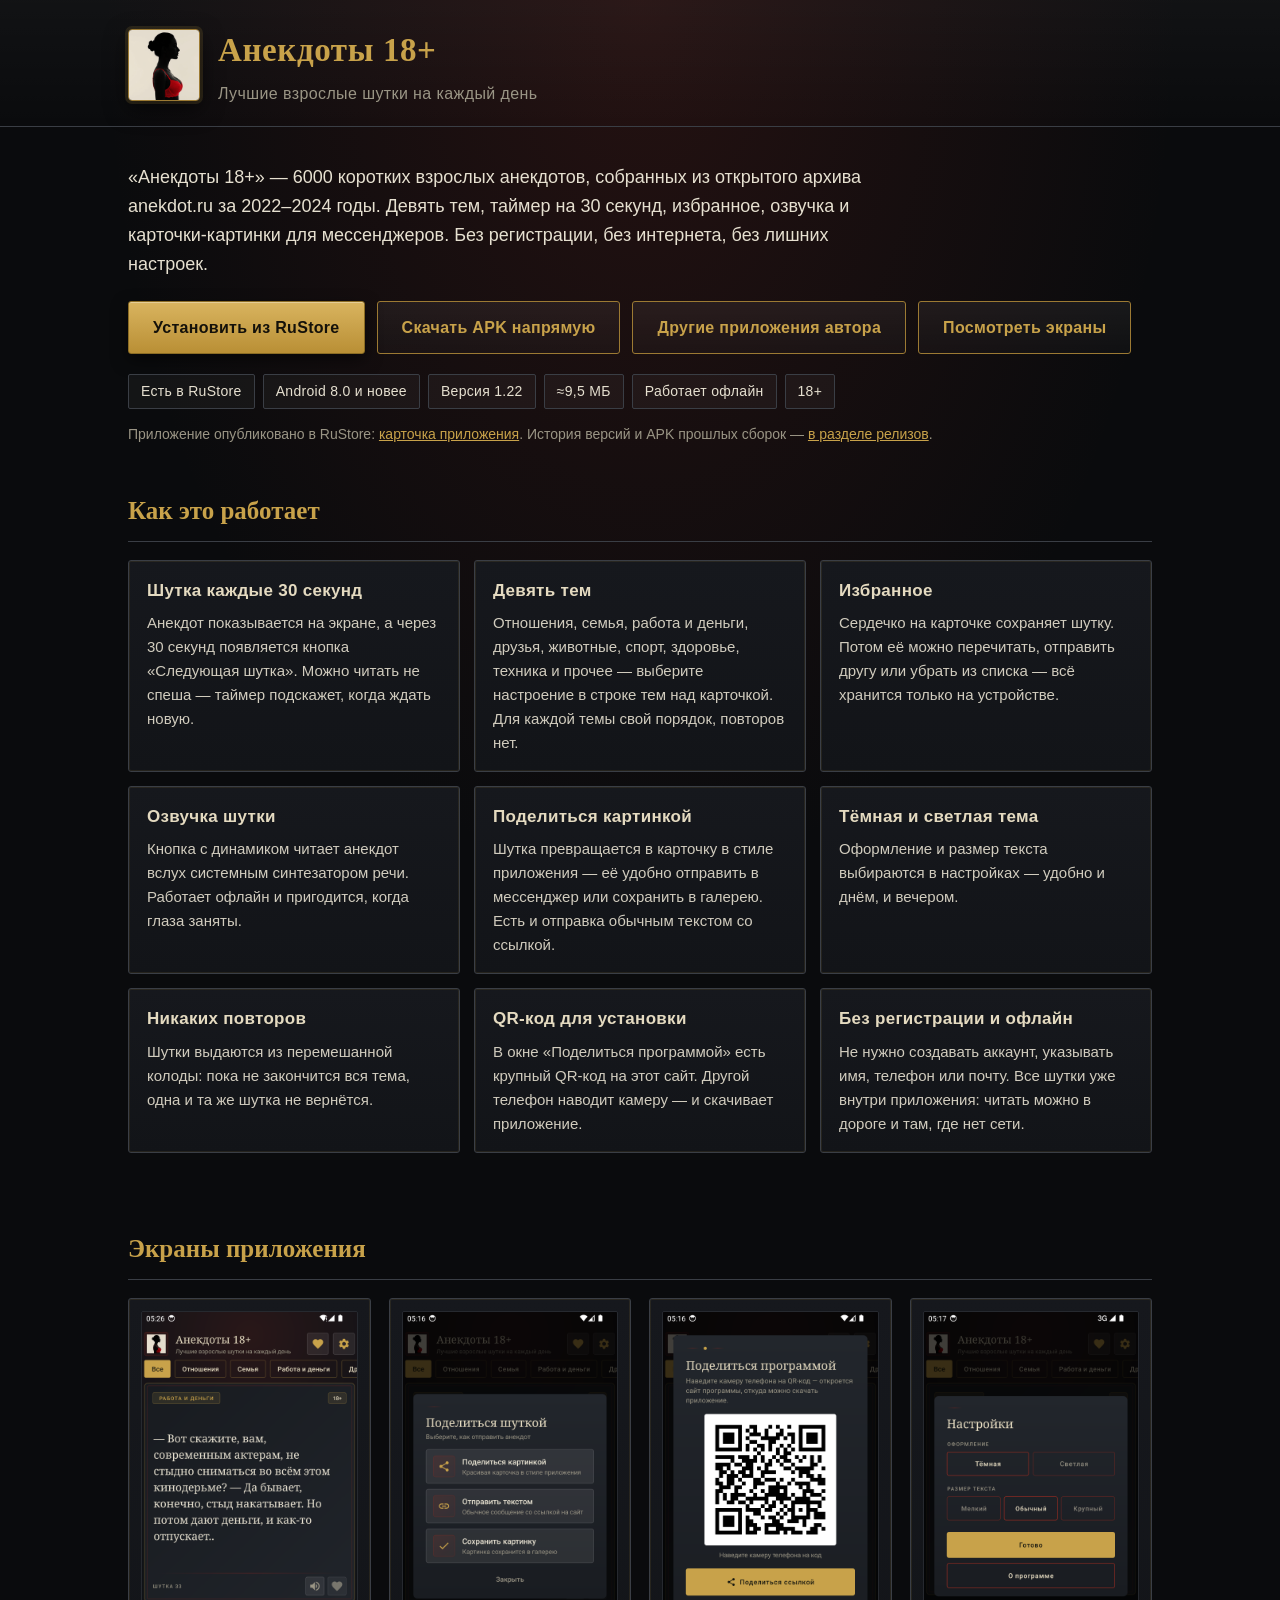
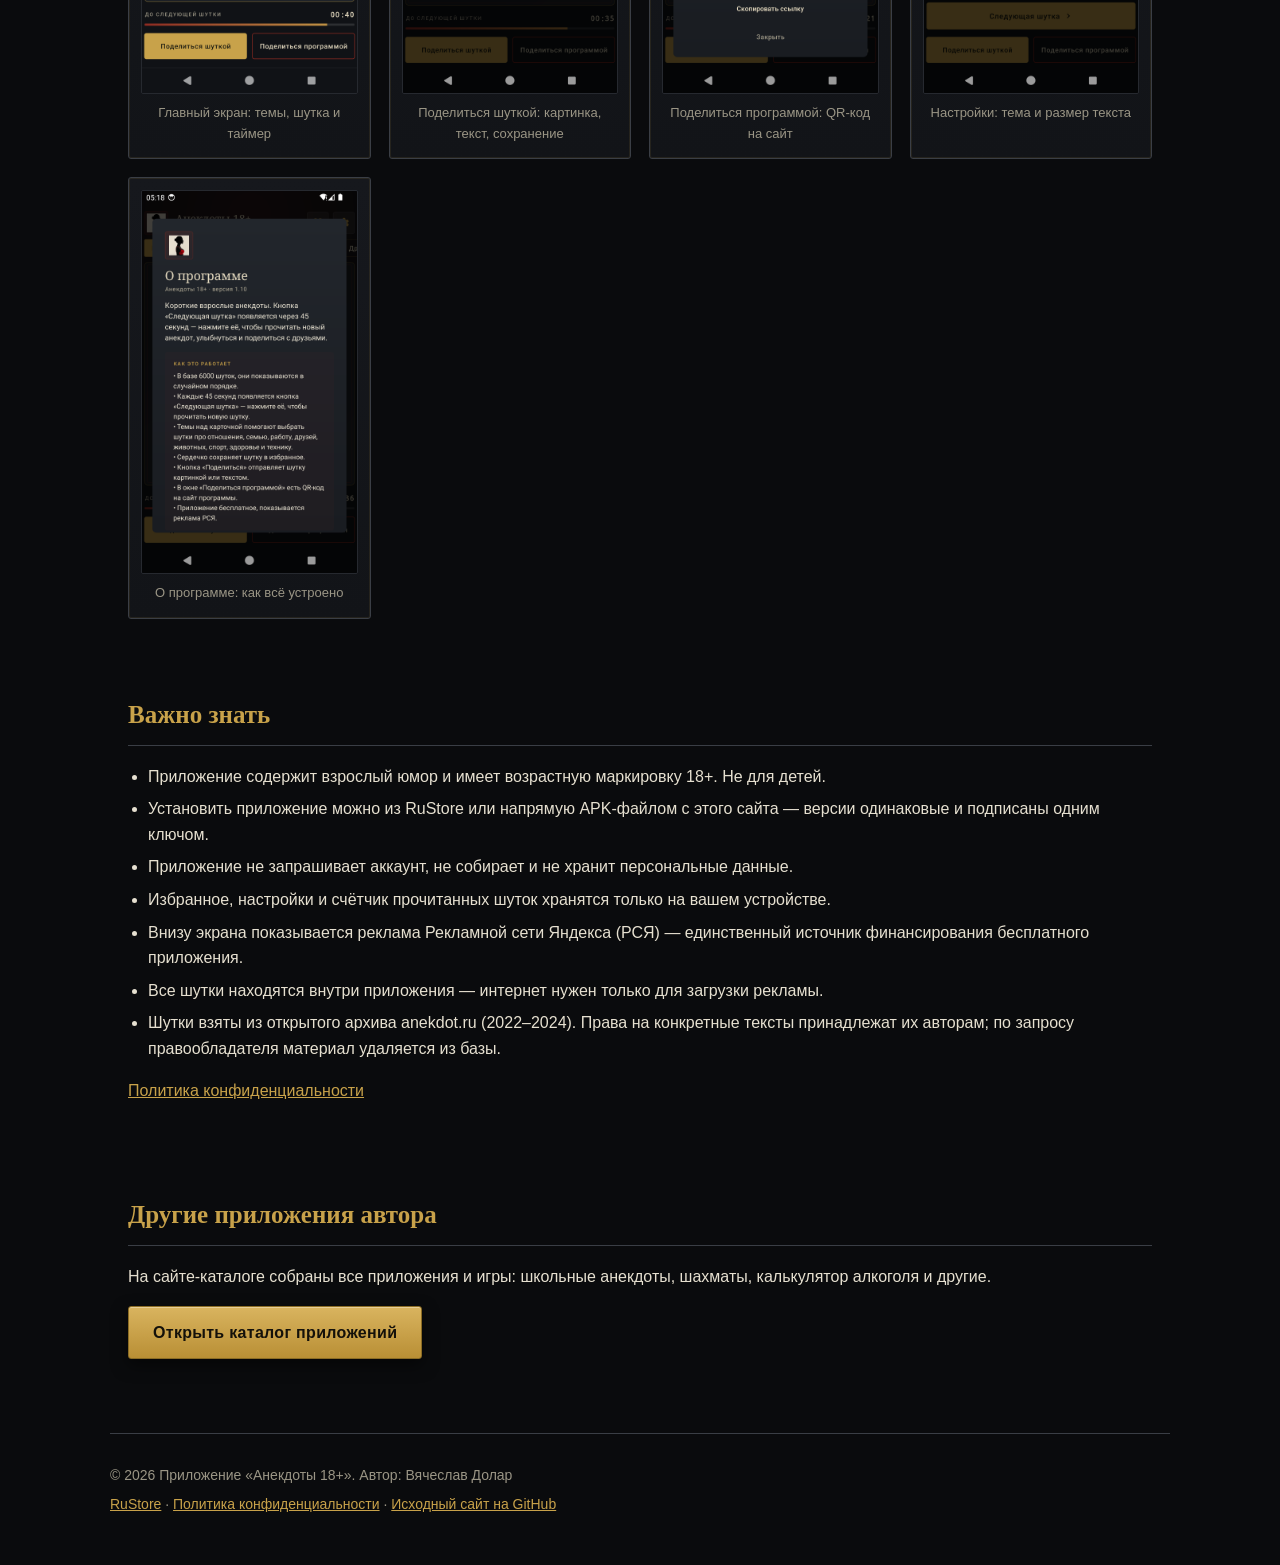
<file: index.html>
<!DOCTYPE html>
<html lang="ru">
<head>
<meta charset="utf-8">
<meta name="viewport" content="width=device-width, initial-scale=1">
<title>Анекдоты 18+ — взрослые шутки на каждый день</title>
<meta name="description" content="«Анекдоты 18+» — 6000 взрослых шуток на любой вкус: отношения, семья, работа, друзья, животные, спорт, здоровье и техника. Таймер на 30 секунд, избранное, озвучка, картинки для мессенджеров. Офлайн, без регистрации. 18+.">
<meta property="og:title" content="Анекдоты 18+ — взрослые шутки на каждый день">
<meta property="og:description" content="6000 взрослых анекдотов: темы, избранное, озвучка, картинки для мессенджеров. Офлайн, без регистрации. 18+.">
<meta property="og:type" content="website">
<meta name="rating" content="adult">
<link rel="icon" href="assets/icon-512.png">
<link rel="stylesheet" href="assets/style.css">
</head>
<body>

<header class="top">
  <div class="wrap top-in">
    <img class="logo" src="assets/icon-192.png" alt="Иконка приложения «Анекдоты 18+»">
    <div>
      <h1>Анекдоты 18+</h1>
      <p class="tag">Лучшие взрослые шутки на каждый день</p>
    </div>
  </div>
</header>

<main class="wrap">

  <section class="hero">
    <p class="lead">
      «Анекдоты 18+» — 6000 коротких взрослых анекдотов, собранных из открытого архива anekdot.ru
      за 2022–2024 годы. Девять тем, таймер на 30 секунд, избранное, озвучка и карточки-картинки
      для мессенджеров. Без регистрации, без интернета, без лишних настроек.
    </p>
    <div class="cta">
      <a class="btn" href="https://www.rustore.ru/catalog/app/com.windak.schooljokes18plus">Установить из RuStore</a>
      <a class="btn ghost" href="download/Anekdoty18plus_1.22.apk" download="Anekdoty18plus_1.22.apk">Скачать APK напрямую</a>
      <a class="btn ghost" href="https://takomak2012-cyber.github.io">Другие приложения автора</a>
      <a class="btn ghost" href="#screens">Посмотреть экраны</a>
    </div>
    <ul class="facts">
      <li>Есть в RuStore</li>
      <li>Android 8.0 и новее</li>
      <li>Версия 1.22</li>
      <li>≈9,5 МБ</li>
      <li>Работает офлайн</li>
      <li>18+</li>
    </ul>
    <p class="note">Приложение опубликовано в RuStore: <a href="https://www.rustore.ru/catalog/app/com.windak.schooljokes18plus">карточка приложения</a>. История версий и APK прошлых сборок — <a href="https://github.com/takomak2012-cyber/Anekdoty18plus/releases">в разделе релизов</a>.</p>
  </section>

  <section class="block">
    <h2>Как это работает</h2>
    <div class="grid">
      <div class="card"><h3>Шутка каждые 30 секунд</h3><p>Анекдот показывается на экране, а через 30 секунд появляется кнопка «Следующая шутка». Можно читать не спеша — таймер подскажет, когда ждать новую.</p></div>
      <div class="card"><h3>Девять тем</h3><p>Отношения, семья, работа и деньги, друзья, животные, спорт, здоровье, техника и прочее — выберите настроение в строке тем над карточкой. Для каждой темы свой порядок, повторов нет.</p></div>
      <div class="card"><h3>Избранное</h3><p>Сердечко на карточке сохраняет шутку. Потом её можно перечитать, отправить другу или убрать из списка — всё хранится только на устройстве.</p></div>
      <div class="card"><h3>Озвучка шутки</h3><p>Кнопка с динамиком читает анекдот вслух системным синтезатором речи. Работает офлайн и пригодится, когда глаза заняты.</p></div>
      <div class="card"><h3>Поделиться картинкой</h3><p>Шутка превращается в карточку в стиле приложения — её удобно отправить в мессенджер или сохранить в галерею. Есть и отправка обычным текстом со ссылкой.</p></div>
      <div class="card"><h3>Тёмная и светлая тема</h3><p>Оформление и размер текста выбираются в настройках — удобно и днём, и вечером.</p></div>
      <div class="card"><h3>Никаких повторов</h3><p>Шутки выдаются из перемешанной колоды: пока не закончится вся тема, одна и та же шутка не вернётся.</p></div>
      <div class="card"><h3>QR-код для установки</h3><p>В окне «Поделиться программой» есть крупный QR-код на этот сайт. Другой телефон наводит камеру — и скачивает приложение.</p></div>
      <div class="card"><h3>Без регистрации и офлайн</h3><p>Не нужно создавать аккаунт, указывать имя, телефон или почту. Все шутки уже внутри приложения: читать можно в дороге и там, где нет сети.</p></div>
    </div>
  </section>

  <section class="block" id="screens">
    <h2>Экраны приложения</h2>
    <div class="shots">
      <figure><img src="assets/screen-main.png" alt="Главный экран: темы, шутка, таймер и кнопки"><figcaption>Главный экран: темы, шутка и таймер</figcaption></figure>
      <figure><img src="assets/screen-share.png" alt="Диалог «Поделиться шуткой»"><figcaption>Поделиться шуткой: картинка, текст, сохранение</figcaption></figure>
      <figure><img src="assets/screen-qr.png" alt="Диалог «Поделиться программой» с QR-кодом"><figcaption>Поделиться программой: QR-код на сайт</figcaption></figure>
      <figure><img src="assets/screen-settings.png" alt="Настройки: тема оформления и размер текста"><figcaption>Настройки: тема и размер текста</figcaption></figure>
      <figure><img src="assets/screen-about.png" alt="О программе: описание и правила"><figcaption>О программе: как всё устроено</figcaption></figure>
    </div>
  </section>

  <section class="block about">
    <h2>Важно знать</h2>
    <ul>
      <li>Приложение содержит взрослый юмор и имеет возрастную маркировку 18+. Не для детей.</li>
      <li>Установить приложение можно из RuStore или напрямую APK-файлом с этого сайта — версии одинаковые и подписаны одним ключом.</li>
      <li>Приложение не запрашивает аккаунт, не собирает и не хранит персональные данные.</li>
      <li>Избранное, настройки и счётчик прочитанных шуток хранятся только на вашем устройстве.</li>
      <li>Внизу экрана показывается реклама Рекламной сети Яндекса (РСЯ) — единственный источник финансирования бесплатного приложения.</li>
      <li>Все шутки находятся внутри приложения — интернет нужен только для загрузки рекламы.</li>
      <li>Шутки взяты из открытого архива anekdot.ru (2022–2024). Права на конкретные тексты принадлежат их авторам; по запросу правообладателя материал удаляется из базы.</li>
    </ul>
    <p><a href="privacy.html">Политика конфиденциальности</a></p>
  </section>

  <section class="block">
    <h2>Другие приложения автора</h2>
    <p>На сайте-каталоге собраны все приложения и игры: школьные анекдоты, шахматы, калькулятор алкоголя и другие.</p>
    <div class="cta">
      <a class="btn" href="https://takomak2012-cyber.github.io">Открыть каталог приложений</a>
    </div>
  </section>

</main>

<footer class="wrap foot">
  <p>© 2026 Приложение «Анекдоты 18+». Автор: Вячеслав Долар</p>
  <p class="links">
    <a href="https://www.rustore.ru/catalog/app/com.windak.schooljokes18plus" rel="noopener">RuStore</a> ·
    <a href="privacy.html">Политика конфиденциальности</a> ·
    <a href="https://github.com/takomak2012-cyber/Anekdoty18plus" rel="noopener">Исходный сайт на GitHub</a>
  </p>
</footer>

</body>
</html>
</file>
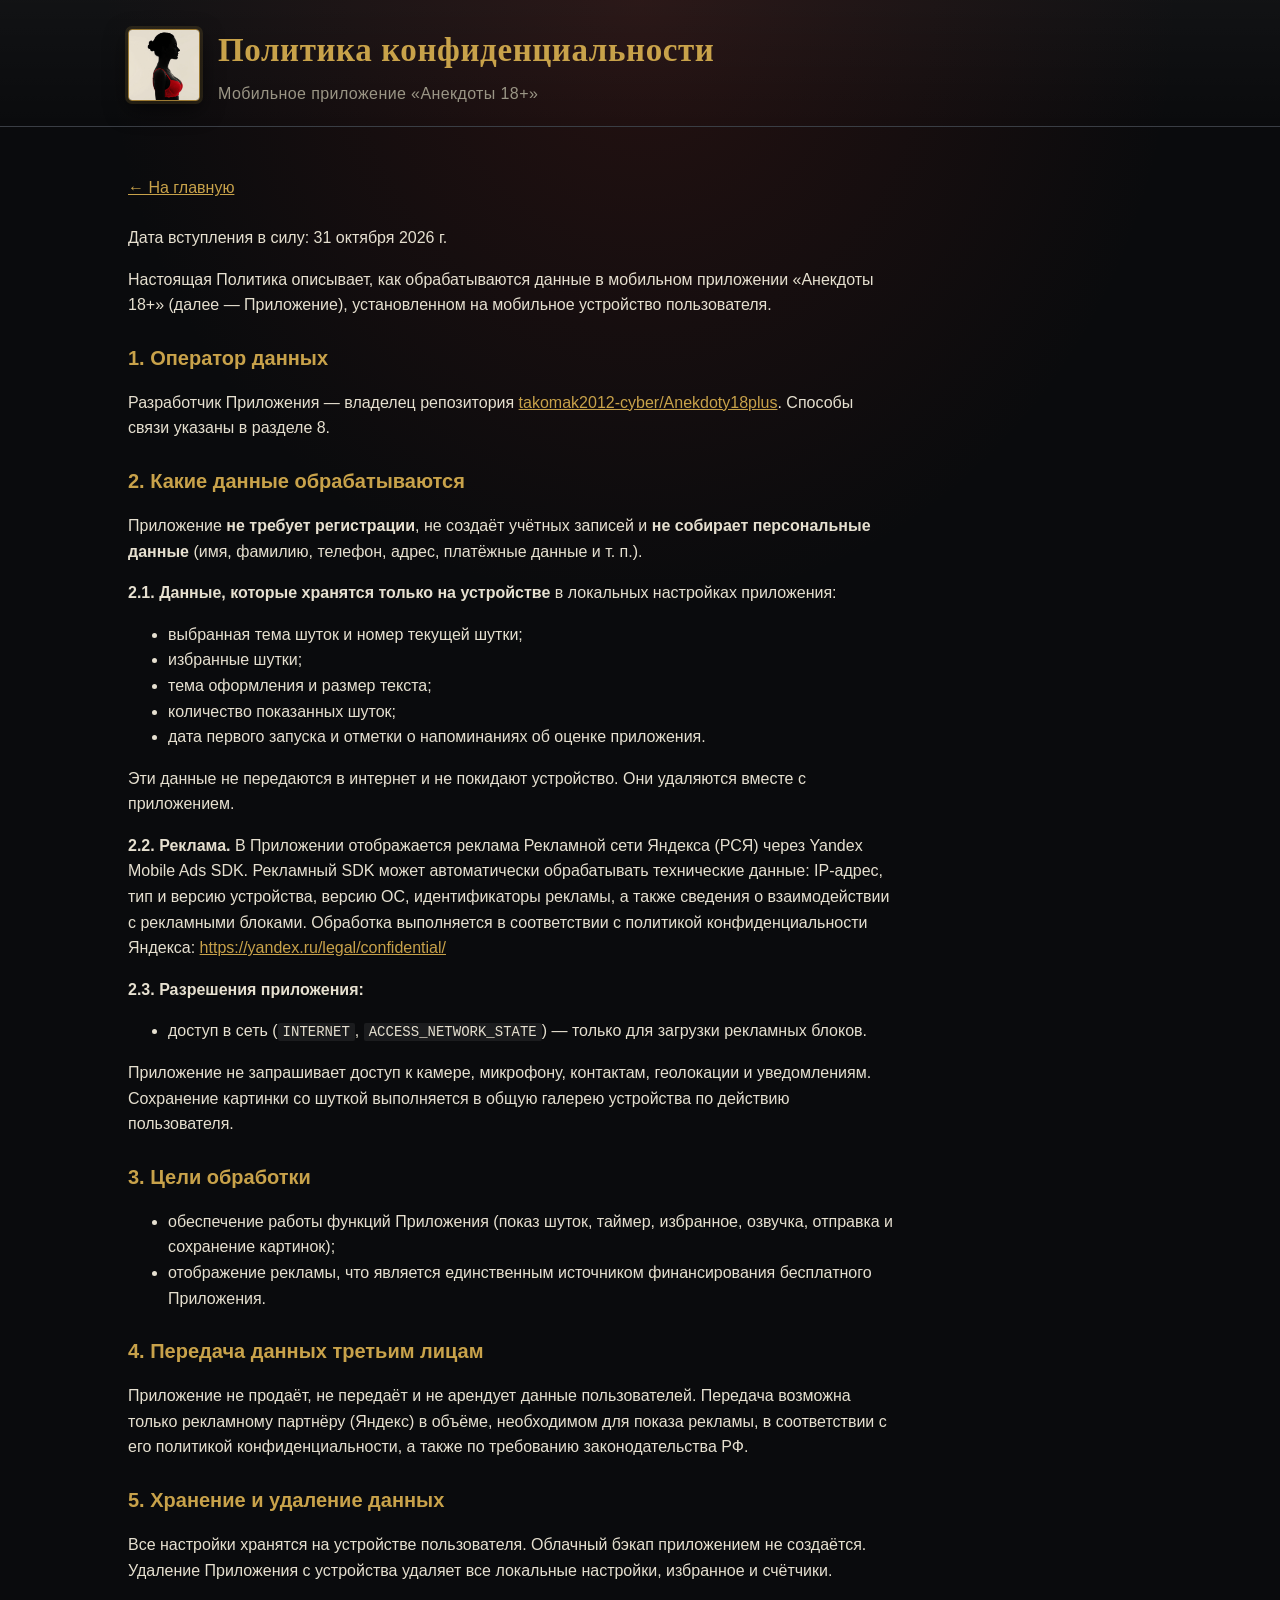
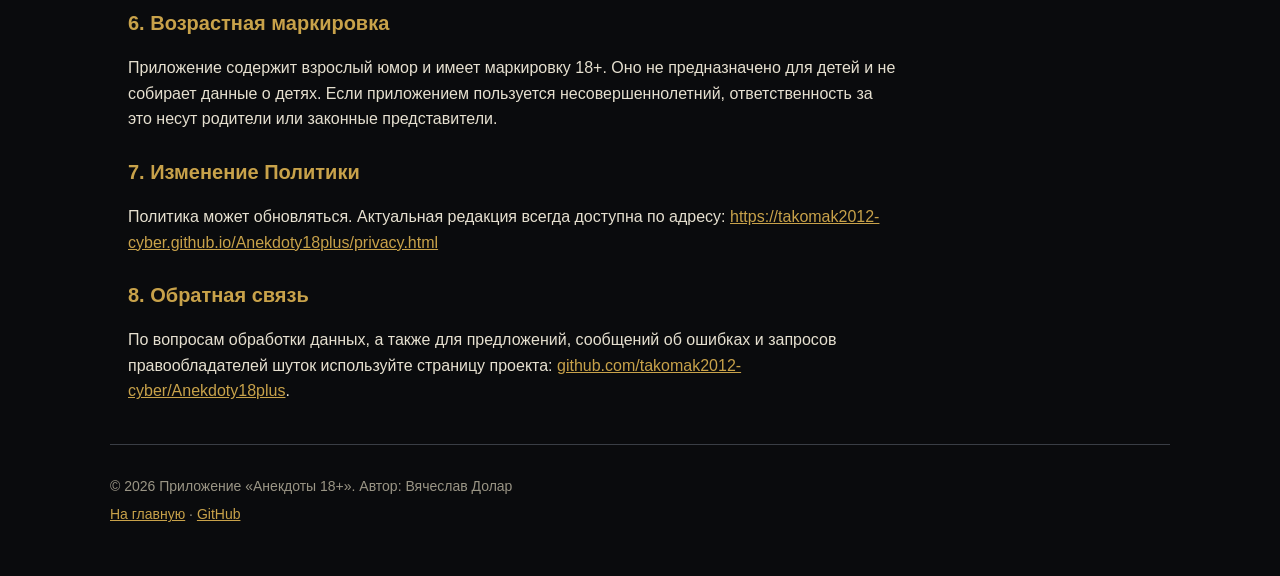
<file: privacy.html>
<!DOCTYPE html>
<html lang="ru">
<head>
<meta charset="utf-8">
<meta name="viewport" content="width=device-width, initial-scale=1">
<title>Политика конфиденциальности — Приложение «Анекдоты 18+»</title>
<meta name="description" content="Политика конфиденциальности мобильного приложения «Анекдоты 18+»: какие данные обрабатываются, зачем и как их удалить.">
<meta name="robots" content="noindex">
<link rel="icon" href="assets/icon-512.png">
<link rel="stylesheet" href="assets/style.css">
</head>
<body>

<header class="top">
  <div class="wrap top-in">
    <img class="logo" src="assets/icon-512.png" alt="Иконка приложения «Анекдоты 18+»">
    <div>
      <h1>Политика конфиденциальности</h1>
      <p class="tag">Мобильное приложение «Анекдоты 18+»</p>
    </div>
  </div>
</header>

<main class="wrap">
  <div class="prose">
    <p><a class="back" href="index.html">← На главную</a></p>
    <p>Дата вступления в силу: 31 октября 2026 г.</p>

    <p>Настоящая Политика описывает, как обрабатываются данные в мобильном приложении «Анекдоты 18+» (далее — Приложение), установленном на мобильное устройство пользователя.</p>

    <h2>1. Оператор данных</h2>
    <p>Разработчик Приложения — владелец репозитория <a href="https://github.com/takomak2012-cyber/Anekdoty18plus" rel="noopener">takomak2012-cyber/Anekdoty18plus</a>. Способы связи указаны в разделе 8.</p>

    <h2>2. Какие данные обрабатываются</h2>
    <p>Приложение <strong>не требует регистрации</strong>, не создаёт учётных записей и <strong>не собирает персональные данные</strong> (имя, фамилию, телефон, адрес, платёжные данные и т. п.).</p>

    <p><strong>2.1. Данные, которые хранятся только на устройстве</strong> в локальных настройках приложения:</p>
    <ul>
      <li>выбранная тема шуток и номер текущей шутки;</li>
      <li>избранные шутки;</li>
      <li>тема оформления и размер текста;</li>
      <li>количество показанных шуток;</li>
      <li>дата первого запуска и отметки о напоминаниях об оценке приложения.</li>
    </ul>
    <p>Эти данные не передаются в интернет и не покидают устройство. Они удаляются вместе с приложением.</p>

    <p><strong>2.2. Реклама.</strong> В Приложении отображается реклама Рекламной сети Яндекса (РСЯ) через Yandex Mobile Ads SDK. Рекламный SDK может автоматически обрабатывать технические данные: IP-адрес, тип и версию устройства, версию ОС, идентификаторы рекламы, а также сведения о взаимодействии с рекламными блоками. Обработка выполняется в соответствии с политикой конфиденциальности Яндекса: <a href="https://yandex.ru/legal/confidential/" rel="noopener">https://yandex.ru/legal/confidential/</a></p>

    <p><strong>2.3. Разрешения приложения:</strong></p>
    <ul>
      <li>доступ в сеть (<code>INTERNET</code>, <code>ACCESS_NETWORK_STATE</code>) — только для загрузки рекламных блоков.</li>
    </ul>
    <p>Приложение не запрашивает доступ к камере, микрофону, контактам, геолокации и уведомлениям. Сохранение картинки со шуткой выполняется в общую галерею устройства по действию пользователя.</p>

    <h2>3. Цели обработки</h2>
    <ul>
      <li>обеспечение работы функций Приложения (показ шуток, таймер, избранное, озвучка, отправка и сохранение картинок);</li>
      <li>отображение рекламы, что является единственным источником финансирования бесплатного Приложения.</li>
    </ul>

    <h2>4. Передача данных третьим лицам</h2>
    <p>Приложение не продаёт, не передаёт и не арендует данные пользователей. Передача возможна только рекламному партнёру (Яндекс) в объёме, необходимом для показа рекламы, в соответствии с его политикой конфиденциальности, а также по требованию законодательства РФ.</p>

    <h2>5. Хранение и удаление данных</h2>
    <p>Все настройки хранятся на устройстве пользователя. Облачный бэкап приложением не создаётся. Удаление Приложения с устройства удаляет все локальные настройки, избранное и счётчики.</p>

    <h2>6. Возрастная маркировка</h2>
    <p>Приложение содержит взрослый юмор и имеет маркировку 18+. Оно не предназначено для детей и не собирает данные о детях. Если приложением пользуется несовершеннолетний, ответственность за это несут родители или законные представители.</p>

    <h2>7. Изменение Политики</h2>
    <p>Политика может обновляться. Актуальная редакция всегда доступна по адресу: <a href="https://takomak2012-cyber.github.io/Anekdoty18plus/privacy.html">https://takomak2012-cyber.github.io/Anekdoty18plus/privacy.html</a></p>

    <h2>8. Обратная связь</h2>
    <p>По вопросам обработки данных, а также для предложений, сообщений об ошибках и запросов правообладателей шуток используйте страницу проекта: <a href="https://github.com/takomak2012-cyber/Anekdoty18plus" rel="noopener">github.com/takomak2012-cyber/Anekdoty18plus</a>.</p>
  </div>
</main>

<footer class="wrap foot">
  <p>© 2026 Приложение «Анекдоты 18+». Автор: Вячеслав Долар</p>
  <p class="links">
    <a href="index.html">На главную</a> ·
    <a href="https://github.com/takomak2012-cyber/Anekdoty18plus" rel="noopener">GitHub</a>
  </p>
</footer>

</body>
</html>
</file>
<file: assets/style.css>
:root{
  --bg:#0A0B0D;
  --bg2:#101216;
  --surface:#16181D;
  --surface2:#1D2026;
  --brass:#C8A24A;
  --brass-soft:#E4DAC0;
  --brass-deep:#9C7A33;
  --blood:#8E2B22;
  --text:#E6E0D0;
  --muted:#9A9585;
  --line:#3A3E45;
}
*{box-sizing:border-box}
html,body{margin:0;padding:0}
body{
  background:
    radial-gradient(60% 40% at 50% 0%, rgba(142,43,34,.20) 0%, rgba(10,11,13,0) 70%) no-repeat,
    var(--bg);
  color:var(--text);
  font-family:-apple-system,BlinkMacSystemFont,"Segoe UI",Roboto,"Helvetica Neue",Arial,sans-serif;
  line-height:1.6;
  -webkit-font-smoothing:antialiased;
}
a{color:var(--brass)}
.wrap{max-width:1060px;margin:0 auto;padding:0 18px}

.top{border-bottom:1px solid var(--line);background:linear-gradient(180deg,rgba(255,255,255,.03),rgba(255,255,255,0));padding:24px 0 20px}
.top-in{display:flex;align-items:center;gap:18px}
.logo{width:72px;height:72px;border-radius:4px;border:1px solid var(--brass-deep);box-shadow:0 0 0 3px rgba(200,162,74,.14),0 8px 22px rgba(0,0,0,.6)}
h1{margin:0;font-family:Georgia,"Times New Roman",serif;font-size:33px;letter-spacing:.6px;color:var(--brass)}
.tag{margin:4px 0 0;color:var(--muted);font-size:16px;letter-spacing:.4px}

.hero{padding:36px 0 8px}
.lead{font-size:18px;max-width:770px;margin:0 0 22px}
.cta{display:flex;flex-wrap:wrap;gap:12px;margin:0 0 20px}
.btn{
  display:inline-block;padding:13px 24px;border-radius:3px;text-decoration:none;
  background:linear-gradient(180deg,#D9B45F,#B98F35);color:#14110A;font-weight:700;font-size:16px;
  border:1px solid #8B6C24;box-shadow:inset 0 1px 0 rgba(255,255,255,.35),0 6px 16px rgba(0,0,0,.5);
  letter-spacing:.3px;
}
.btn.ghost{background:linear-gradient(180deg,rgba(255,255,255,.06),rgba(255,255,255,.02));color:var(--brass);border:1px solid var(--brass-deep);box-shadow:none}
.btn:hover{filter:brightness(1.07)}
.facts{list-style:none;display:flex;flex-wrap:wrap;gap:8px;padding:0;margin:0}
.facts li{background:rgba(255,255,255,.04);border:1px solid var(--line);border-radius:2px;padding:5px 12px;font-size:14px;color:var(--text);letter-spacing:.3px}
.note{margin:14px 0 0;font-size:14px;color:var(--muted)}
.note a{color:var(--brass)}

.block{padding:38px 0}
.block h2{font-family:Georgia,"Times New Roman",serif;font-size:25px;color:var(--brass);margin:0 0 18px;padding-bottom:10px;border-bottom:1px solid var(--line)}
.grid{display:grid;grid-template-columns:repeat(auto-fit,minmax(258px,1fr));gap:14px}
.card{background:linear-gradient(180deg,var(--surface),#121418);border:1px solid var(--line);border-radius:3px;padding:16px 18px;box-shadow:inset 0 0 0 1px rgba(200,162,74,.10)}
.card h3{margin:0 0 7px;font-size:17px;color:var(--brass-soft);letter-spacing:.3px}
.card p{margin:0;color:var(--text);opacity:.9;font-size:15px}

.shots{display:grid;grid-template-columns:repeat(auto-fit,minmax(210px,1fr));gap:18px}
.shots figure{margin:0;background:linear-gradient(180deg,var(--surface),#121418);border:1px solid var(--line);border-radius:3px;padding:12px 12px 14px;box-shadow:inset 0 0 0 1px rgba(200,162,74,.10)}
.shots img{width:100%;display:block;border-radius:2px;background:#000;border:1px solid #26292F}
.shots figcaption{margin-top:9px;font-size:13px;color:var(--muted);text-align:center}

.about ul{margin:0;padding-left:20px}
.about li{margin-bottom:7px;font-size:16px}

.foot{padding:24px 0 44px;color:var(--muted);font-size:14px;border-top:1px solid var(--line);margin-top:16px}
.foot p{margin:6px 0}

.prose{max-width:770px;padding:32px 0 8px}
.prose h1{font-size:29px;margin:0 0 16px}
.prose h2{font-size:20px;color:var(--brass);margin:24px 0 9px}
.prose p,.prose li{font-size:16px}
.prose code{background:rgba(255,255,255,.07);border-radius:2px;padding:1px 5px;font-size:14px}
.back{display:inline-block;margin-bottom:8px}

@media (max-width:600px){
  h1{font-size:26px}
  .lead{font-size:16px}
  .block h2{font-size:21px}
}
</file>
